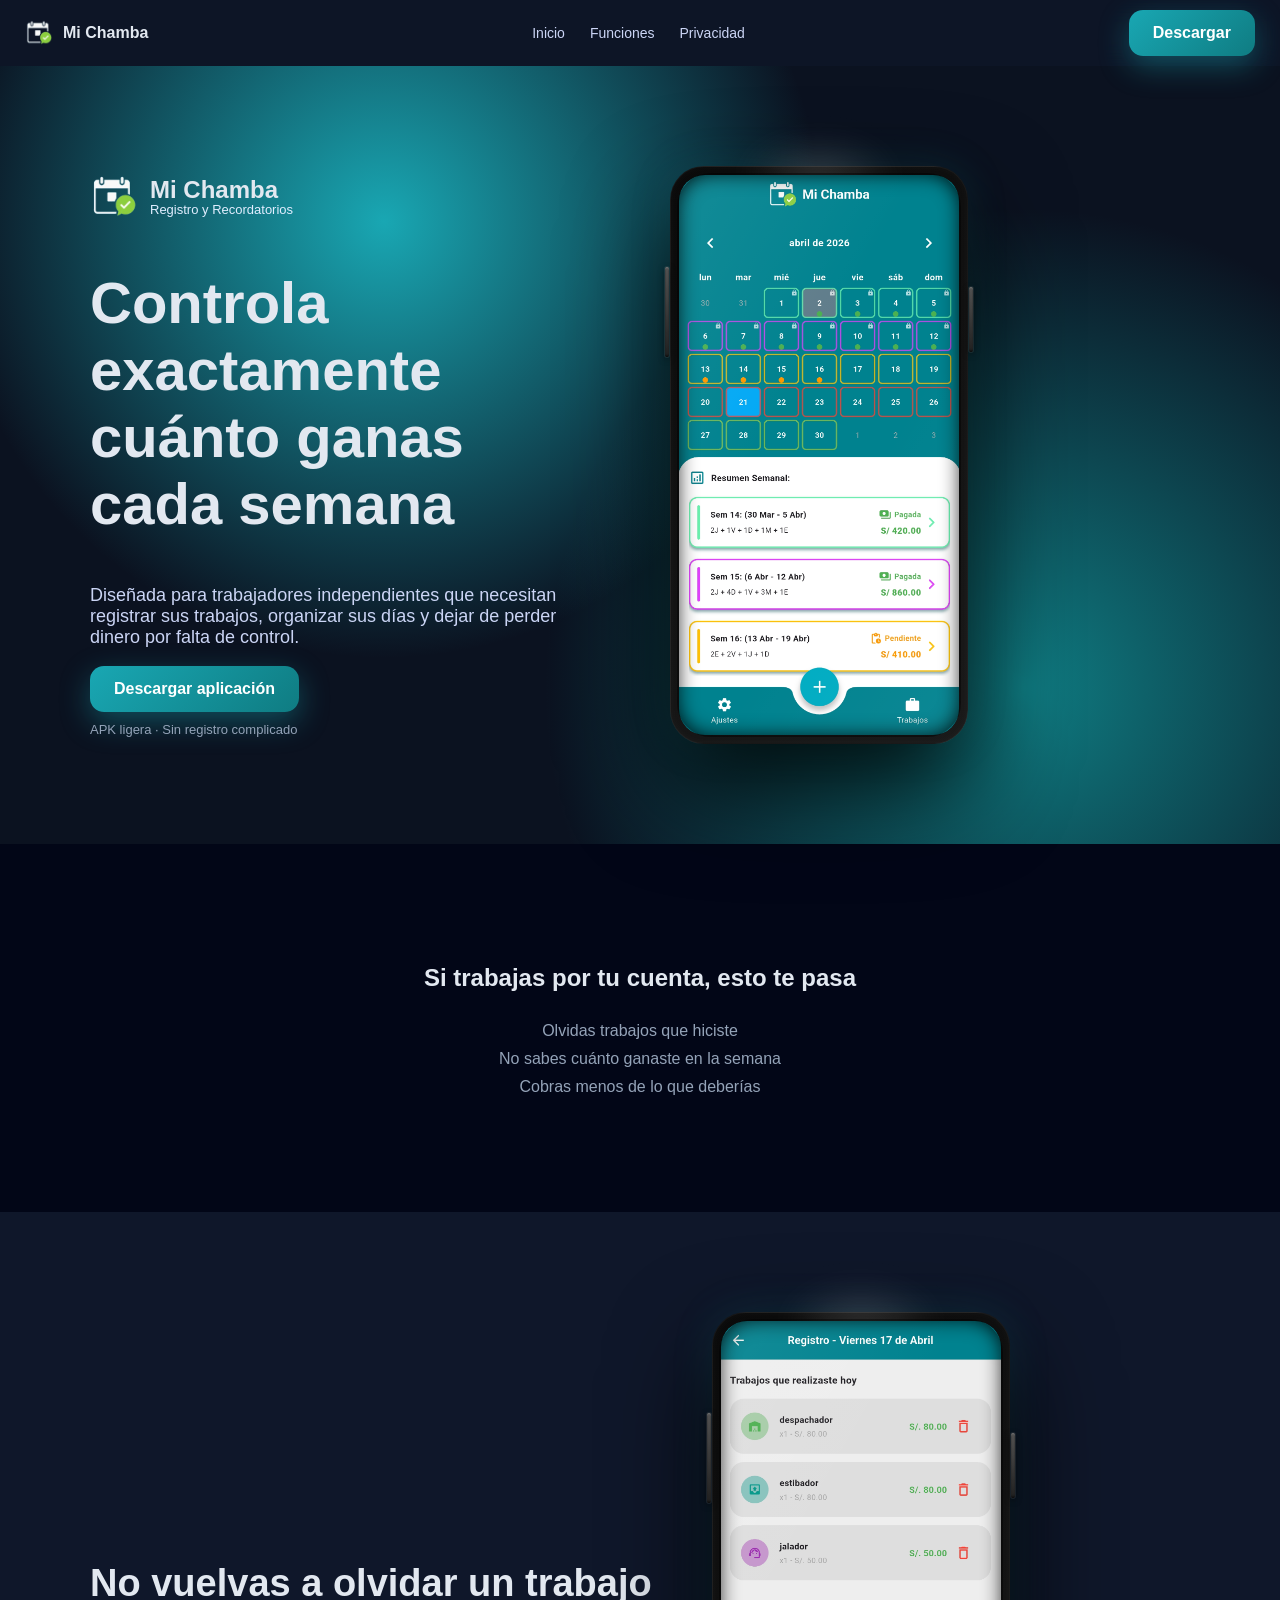
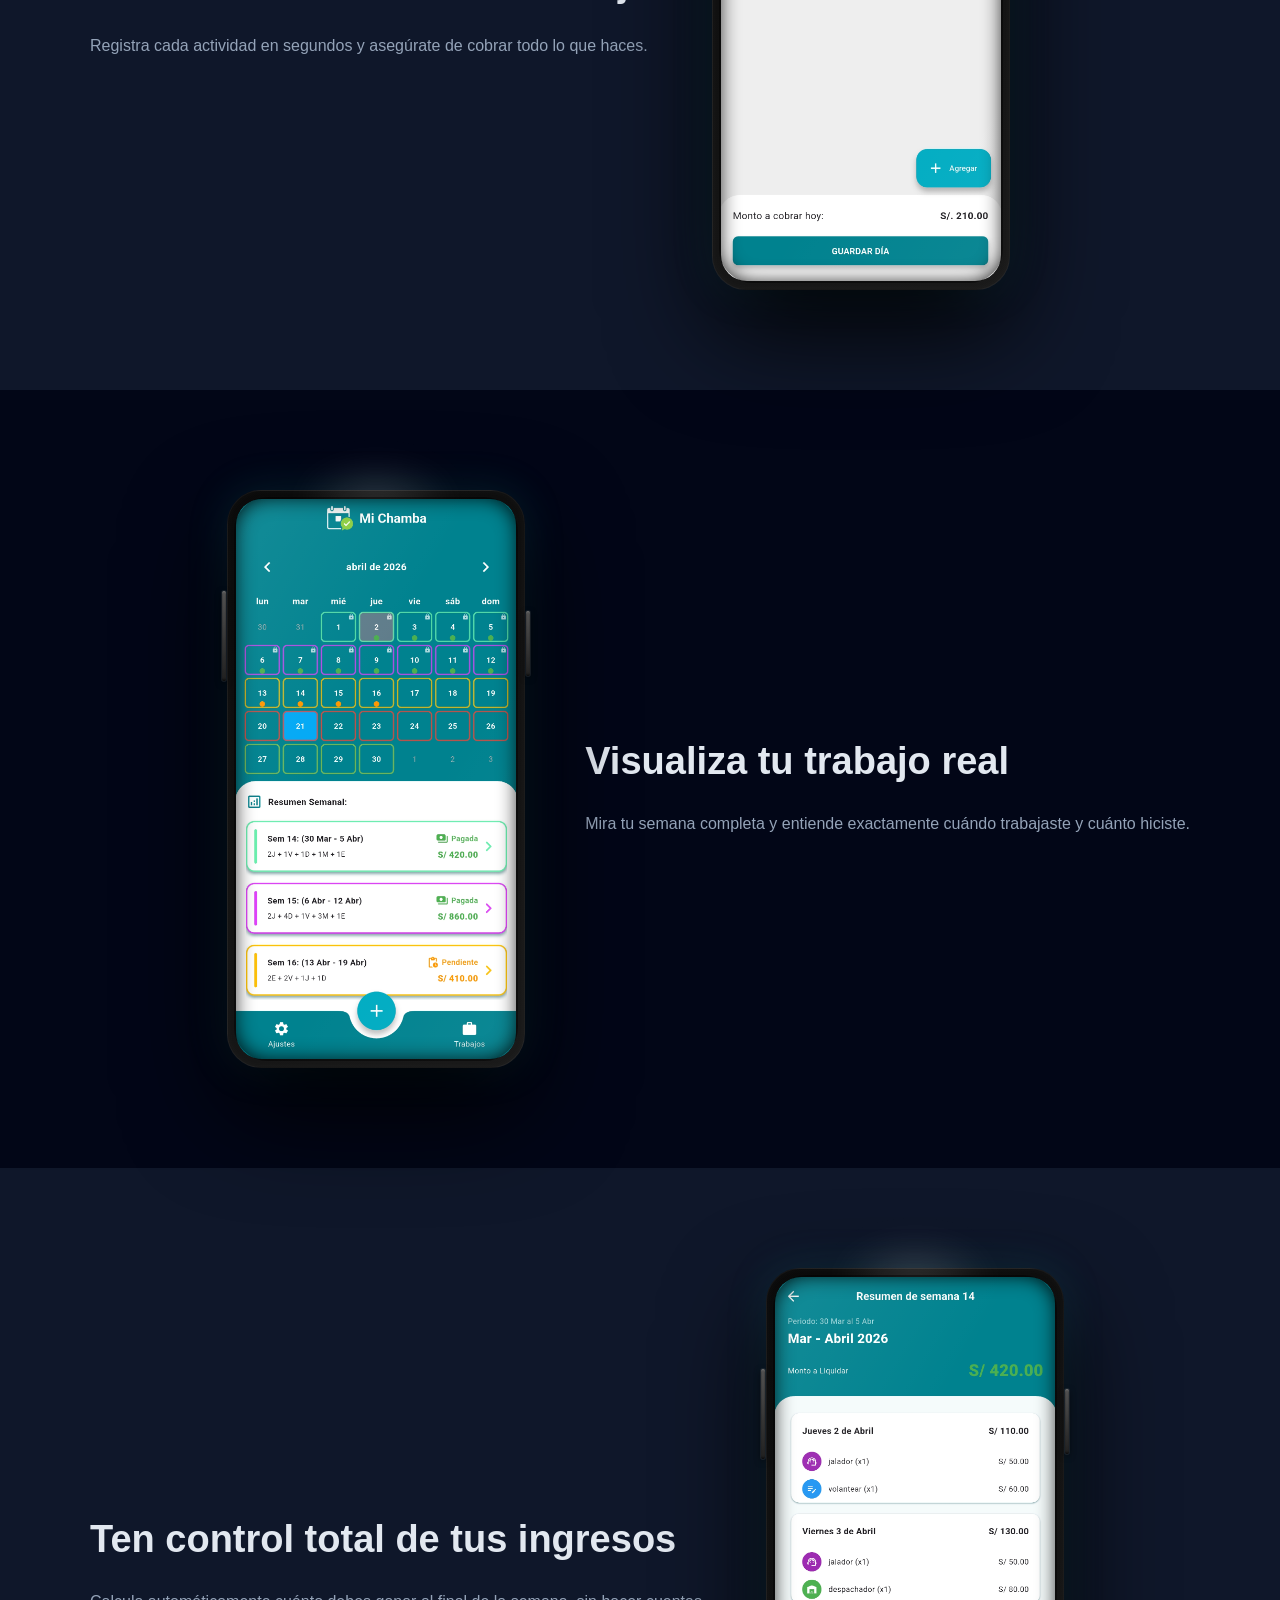
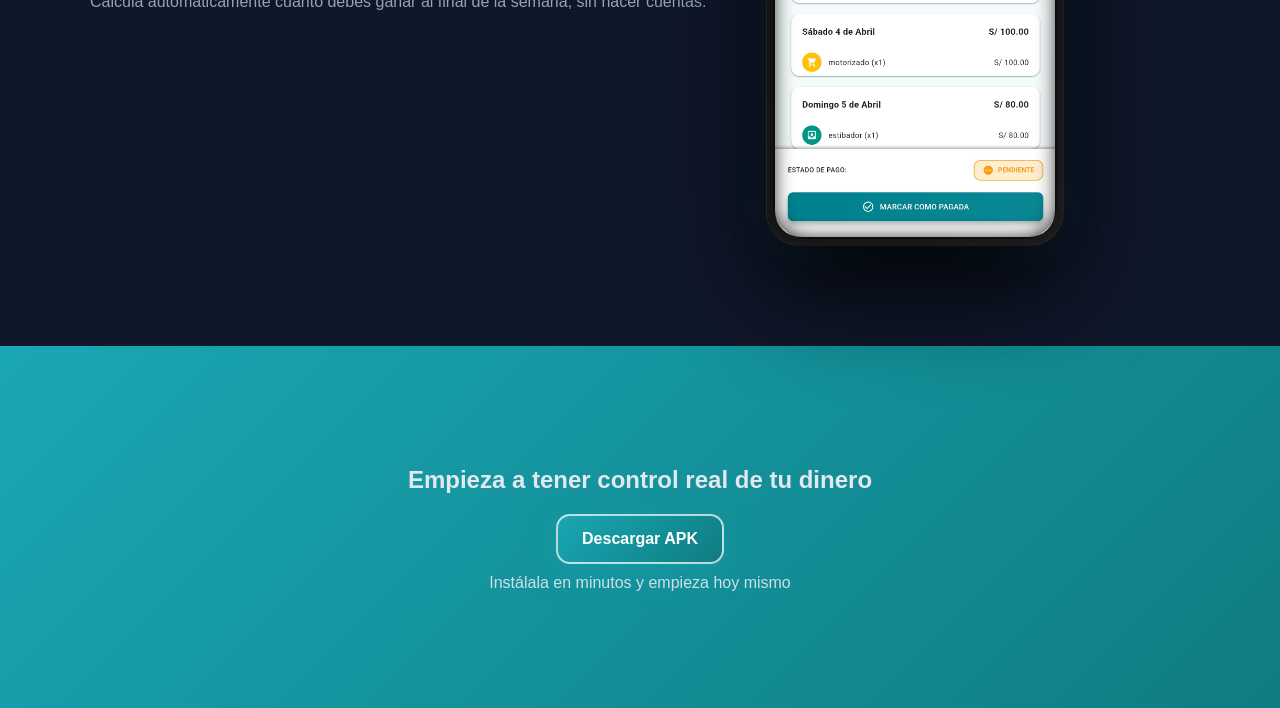
<file: index.html>
<!DOCTYPE html>
<html lang="es">

<head>
    <meta charset="UTF-8">
    <title>Mi Chamba | Controla tus ingresos</title>
    <meta name="viewport" content="width=device-width, initial-scale=1.0">

    <link rel="icon" href="assets/icons/logo-icono-bn.png">
    <link rel="stylesheet" href="styles.css">
</head>

<body>

    <!-- NAVBAR -->
    <header class="navbar">
        <div class="nav-left">
            <img src="assets/icons/logo-icono-bn.png" class="nav-icon">
            <span class="nav-title">Mi Chamba</span>
        </div>

        <nav class="nav-links">
            <a href="#">Inicio</a>
            <a href="#funciones">Funciones</a>
            <a href="privacidad.html">Privacidad</a>
        </nav>

        <a href="apk/mi-semana.apk" class="btn" download>Descargar</a>
    </header>

    <!-- HERO -->
    <section class="hero">
        <div class="container hero-grid">

            <div class="hero-text">

                <div class="hero-brand">
                    <img src="assets/icons/logo-icono-bn.png" class="hero-icon">
                    <div class="hero-brand-text">
                        <span class="hero-title">Mi Chamba</span>
                        <span class="hero-subtitle">Registro y Recordatorios</span>
                    </div>
                </div>

                <h1>
                    Controla exactamente <br>
                    cuánto ganas cada semana
                </h1>

                <p>
                    Diseñada para trabajadores independientes que necesitan registrar sus trabajos,
                    organizar sus días y dejar de perder dinero por falta de control.
                </p>

                <a href="apk/mi-semana.apk" class="btn" download>
                    Descargar aplicación
                </a>

                <small class="micro-copy">
                    APK ligera · Sin registro complicado
                </small>

            </div>

            <div class="hero-phone">
                <div class="phone floating tilt">

                    <div class="btn-side btn-power"></div>
                    <div class="btn-side btn-volume"></div>

                    <div class="screen">
                        <img id="carousel" src="assets/images/calendario.jpg">
                    </div>

                </div>
            </div>

        </div>
    </section>

    <!-- PROBLEMA -->
    <section class="problem">
        <div class="container">
            <h2>Si trabajas por tu cuenta, esto te pasa</h2>

            <ul>
                <li>Olvidas trabajos que hiciste</li>
                <li>No sabes cuánto ganaste en la semana</li>
                <li>Cobras menos de lo que deberías</li>
            </ul>
        </div>
    </section>

    <!-- FEATURES -->
    <section id="funciones" class="section">
        <div class="container feature">

            <div class="text">
                <h2>No vuelvas a olvidar un trabajo</h2>
                <p>
                    Registra cada actividad en segundos y asegúrate de cobrar todo lo que haces.
                </p>
            </div>

            <div class="phone card tilt">
                <div class="btn-side btn-power"></div>
                <div class="btn-side btn-volume"></div>

                <div class="screen">
                    <img src="assets/images/registro.jpg">
                </div>
            </div>

        </div>
    </section>

    <section class="section alt">
        <div class="container feature reverse">

            <div class="text">
                <h2>Visualiza tu trabajo real</h2>
                <p>
                    Mira tu semana completa y entiende exactamente cuándo trabajaste y cuánto hiciste.
                </p>
            </div>

            <div class="phone card tilt">
                <div class="btn-side btn-power"></div>
                <div class="btn-side btn-volume"></div>

                <div class="screen">
                    <img src="assets/images/calendario.jpg">
                </div>
            </div>

        </div>
    </section>

    <section class="section">
        <div class="container feature">

            <div class="text">
                <h2>Ten control total de tus ingresos</h2>
                <p>
                    Calcula automáticamente cuánto debes ganar al final de la semana, sin hacer cuentas.
                </p>
            </div>

            <div class="phone card tilt">
                <div class="btn-side btn-power"></div>
                <div class="btn-side btn-volume"></div>

                <div class="screen">
                    <img src="assets/images/resumen.jpg">
                </div>
            </div>

        </div>
    </section>

    <!-- CTA FINAL -->
    <section class="cta">
        <h2>Empieza a tener control real de tu dinero</h2>

        <a href="apk/mi-semana.apk" class="btn btn-outline" download>
            Descargar APK
        </a>

        <p class="cta-sub">
            Instálala en minutos y empieza hoy mismo
        </p>
    </section>

    <script src="script.js"></script>
</body>

</html>
</file>
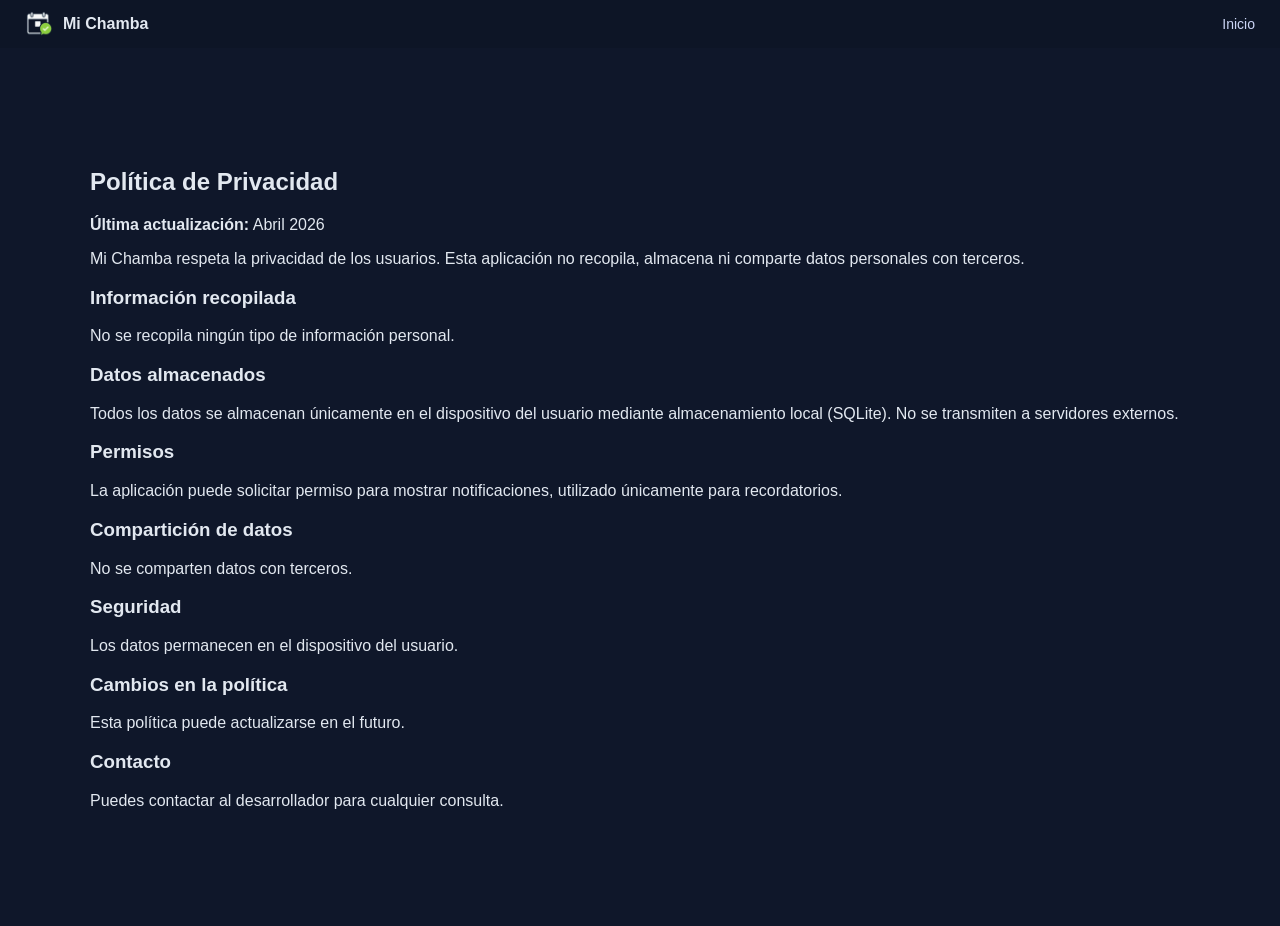
<file: privacidad.html>
<!DOCTYPE html>
<html lang="es">

<head>
    <meta charset="UTF-8">
    <title>Política de Privacidad | Mi Chamba</title>
    <meta name="viewport" content="width=device-width, initial-scale=1.0">

    <link rel="icon" href="assets/icons/logo-icono-bn.png">
    <link rel="stylesheet" href="styles.css">
</head>

<body>

    <!-- NAVBAR -->
    <header class="navbar">
        <div class="nav-left">
            <img src="assets/icons/logo-icono-bn.png" class="nav-icon">
            <span class="nav-title">Mi Chamba</span>
        </div>

        <nav class="nav-links">
            <a href="index.html">Inicio</a>
        </nav>
    </header>

    <!-- CONTENIDO -->
    <section class="section">
        <div class="container">

            <h1>Política de Privacidad</h1>

            <p><strong>Última actualización:</strong> Abril 2026</p>

            <p>
                Mi Chamba respeta la privacidad de los usuarios. Esta aplicación no recopila,
                almacena ni comparte datos personales con terceros.
            </p>

            <h3>Información recopilada</h3>
            <p>No se recopila ningún tipo de información personal.</p>

            <h3>Datos almacenados</h3>
            <p>
                Todos los datos se almacenan únicamente en el dispositivo del usuario
                mediante almacenamiento local (SQLite). No se transmiten a servidores externos.
            </p>

            <h3>Permisos</h3>
            <p>
                La aplicación puede solicitar permiso para mostrar notificaciones,
                utilizado únicamente para recordatorios.
            </p>

            <h3>Compartición de datos</h3>
            <p>No se comparten datos con terceros.</p>

            <h3>Seguridad</h3>
            <p>
                Los datos permanecen en el dispositivo del usuario.
            </p>

            <h3>Cambios en la política</h3>
            <p>
                Esta política puede actualizarse en el futuro.
            </p>

            <h3>Contacto</h3>
            <p>
                Puedes contactar al desarrollador para cualquier consulta.
            </p>

        </div>
    </section>

</body>
</html>
</file>
<file: styles.css>
body {
    margin: 0;
    font-family: 'Inter', sans-serif;
    background: #0b1220;
    color: #e2e8f0;
}

/* NAVBAR */
.navbar {
    position: sticky;
    top: 0;
    z-index: 1000;
    background: rgba(15, 23, 42, 0.7);
    backdrop-filter: blur(12px);
    display: flex;
    align-items: center;
    justify-content: space-between;
    padding: 10px 25px;
}

/* NAV */
.nav-left {
    display: flex;
    align-items: center;
    gap: 10px;
}

.nav-icon {
    width: 28px;
}

.nav-title {
    font-weight: 600;
}

.nav-links {
    display: flex;
    gap: 25px;
}

.nav-links a {
    text-decoration: none;
    color: #cbd5f5;
    font-size: 14px;
    transition: 0.2s;
}

.nav-links a:hover {
    color: white;
}

/* CONTAINER */
.container {
    max-width: 1100px;
    margin: auto;
    padding: 100px 20px;
}

/* HERO */
.hero {
    background: radial-gradient(circle at 30% 20%, #19a7b3, transparent 40%),
        radial-gradient(circle at 80% 80%, #0f7c82, transparent 40%);
}

/* HERO BRAND (logo + texto) */
.hero-brand {
    display: flex;
    align-items: center;
    gap: 12px;
    margin-bottom: 20px;
}

.hero-icon {
    width: 48px;
}

.hero-brand-text {
    display: flex;
    flex-direction: column;
    line-height: 1.1;
}

.hero-title {
    font-size: 24px;
    font-weight: 700;
}

.hero-subtitle {
    font-size: 13px;
    color: #e1eeff;
}

/* GRID */
.hero-grid {
    display: grid;
    grid-template-columns: 1fr 1fr;
    align-items: center;
    gap: 60px;
}

/* TEXT */
.hero-text h1 {
    font-size: 58px;
    font-weight: 900;
}

.hero-text p {
    font-size: 18px;
    color: #cbd5f5;
}

.micro-copy {
    display: block;
    margin-top: 10px;
    color: #94a3b8;
    font-size: 13px;
}

/* BUTTON */
.btn {
    display: inline-block;
    padding: 14px 24px;
    border-radius: 14px;
    font-weight: 600;
    text-decoration: none;
    color: white;
    background: linear-gradient(135deg, #19a7b3, #0f7c82);
    box-shadow: 0 10px 30px rgba(25, 167, 179, 0.4);
    transition: transform 0.2s ease, box-shadow 0.2s ease;
}


/* BOTÓN CON BORDE */
.btn-outline {
    border: 2px solid rgba(255, 255, 255, 0.7);
    transition: border-color 0.25s ease;
}

.btn-outline:hover {
    border-color: white;
}

/* PROBLEM */
.problem {
    background: #020617;
    text-align: center;
}

.problem ul {
    list-style: none;
    padding: 0;
    margin-top: 30px;
}

.problem li {
    margin: 10px 0;
    color: #94a3b8;
}

/* ================= PHONE PRO ================= */

.phone {
    width: 280px;
    height: 560px;
    background: linear-gradient(145deg, #0a0a0a, #1a1a1a);
    border-radius: 34px;
    padding: 8px;
    position: relative;

    border: 1px solid rgba(255, 255, 255, 0.05);

    box-shadow:
        0 40px 100px rgba(0, 0, 0, 0.9),
        0 0 40px rgba(25, 167, 179, 0.18),
        inset 0 0 10px rgba(255, 255, 255, 0.03);

    transition: transform 0.35s ease, box-shadow 0.35s ease;
}

/* HOVER LIMPIO */
.phone:hover {
    transform: scale(1.05);
    box-shadow:
        0 50px 120px rgba(0, 0, 0, 1),
        0 0 60px rgba(25, 167, 179, 0.25);
}

/* LUZ SUPERIOR */
.phone::before {
    content: "";
    position: absolute;
    top: -30px;
    left: 50%;
    transform: translateX(-50%);
    width: 160px;
    height: 80px;

    background: radial-gradient(ellipse at center,
            rgba(255, 255, 255, 0.18),
            transparent 70%);

    filter: blur(16px);
}

/* PROFUNDIDAD */
.phone::after {
    content: "";
    position: absolute;
    inset: 6px;
    border-radius: 34px;
    box-shadow: inset 0 0 20px rgba(0, 0, 0, 0.9);
}

/* SCREEN */
.screen {
    width: 100%;
    height: 100%;
    border-radius: 26px;
    overflow: hidden;
    position: relative;
}

/* IMAGEN */
.screen img {
    width: 100%;
    height: 100%;
    object-fit: cover;
    transition: opacity 0.5s ease;
}

/* EFECTO VIDRIO */
.screen::after {
    content: "";
    position: absolute;
    inset: 0;
    border-radius: 26px;

    background: linear-gradient(120deg,
            rgba(255, 255, 255, 0.08),
            transparent 40%,
            transparent 60%,
            rgba(255, 255, 255, 0.05));
}

/* BOTONES LATERALES */
.btn-side {
    position: absolute;
    width: 4px;
    border-radius: 6px;
    background: linear-gradient(to bottom, #555, #222);

    box-shadow:
        0 0 0 1px rgba(255, 255, 255, 0.08),
        inset 0 1px 1px rgba(255, 255, 255, 0.25),
        inset 0 -1px 2px rgba(0, 0, 0, 0.8),
        0 2px 6px rgba(0, 0, 0, 0.6);
}

.btn-power {
    height: 65px;
    right: -6px;
    top: 120px;
}

.btn-volume {
    height: 90px;
    left: -6px;
    top: 100px;
}

/* SECTIONS */
.section {
    background: #0f172a;
}

.alt {
    background: #020617;
}

.feature {
    display: flex;
    align-items: center;
    gap: 60px;
}

.reverse {
    flex-direction: row-reverse;
}

/* TEXT */
.text h2 {
    font-size: 38px;
}

.text p {
    color: #94a3b8;
}

/* CTA */
.cta {
    background: linear-gradient(135deg, #19a7b3, #0f7c82);
    text-align: center;
    padding: 100px 20px;
}

.cta-sub {
    margin-top: 10px;
    opacity: 0.9;
}

/* RESPONSIVE */
@media (max-width: 900px) {

    .hero-grid,
    .feature {
        flex-direction: column;
        text-align: center;
    }

    .nav-links {
        display: none;
    }

    .phone {
        width: 220px;
        height: 440px;
    }
}
</file>
